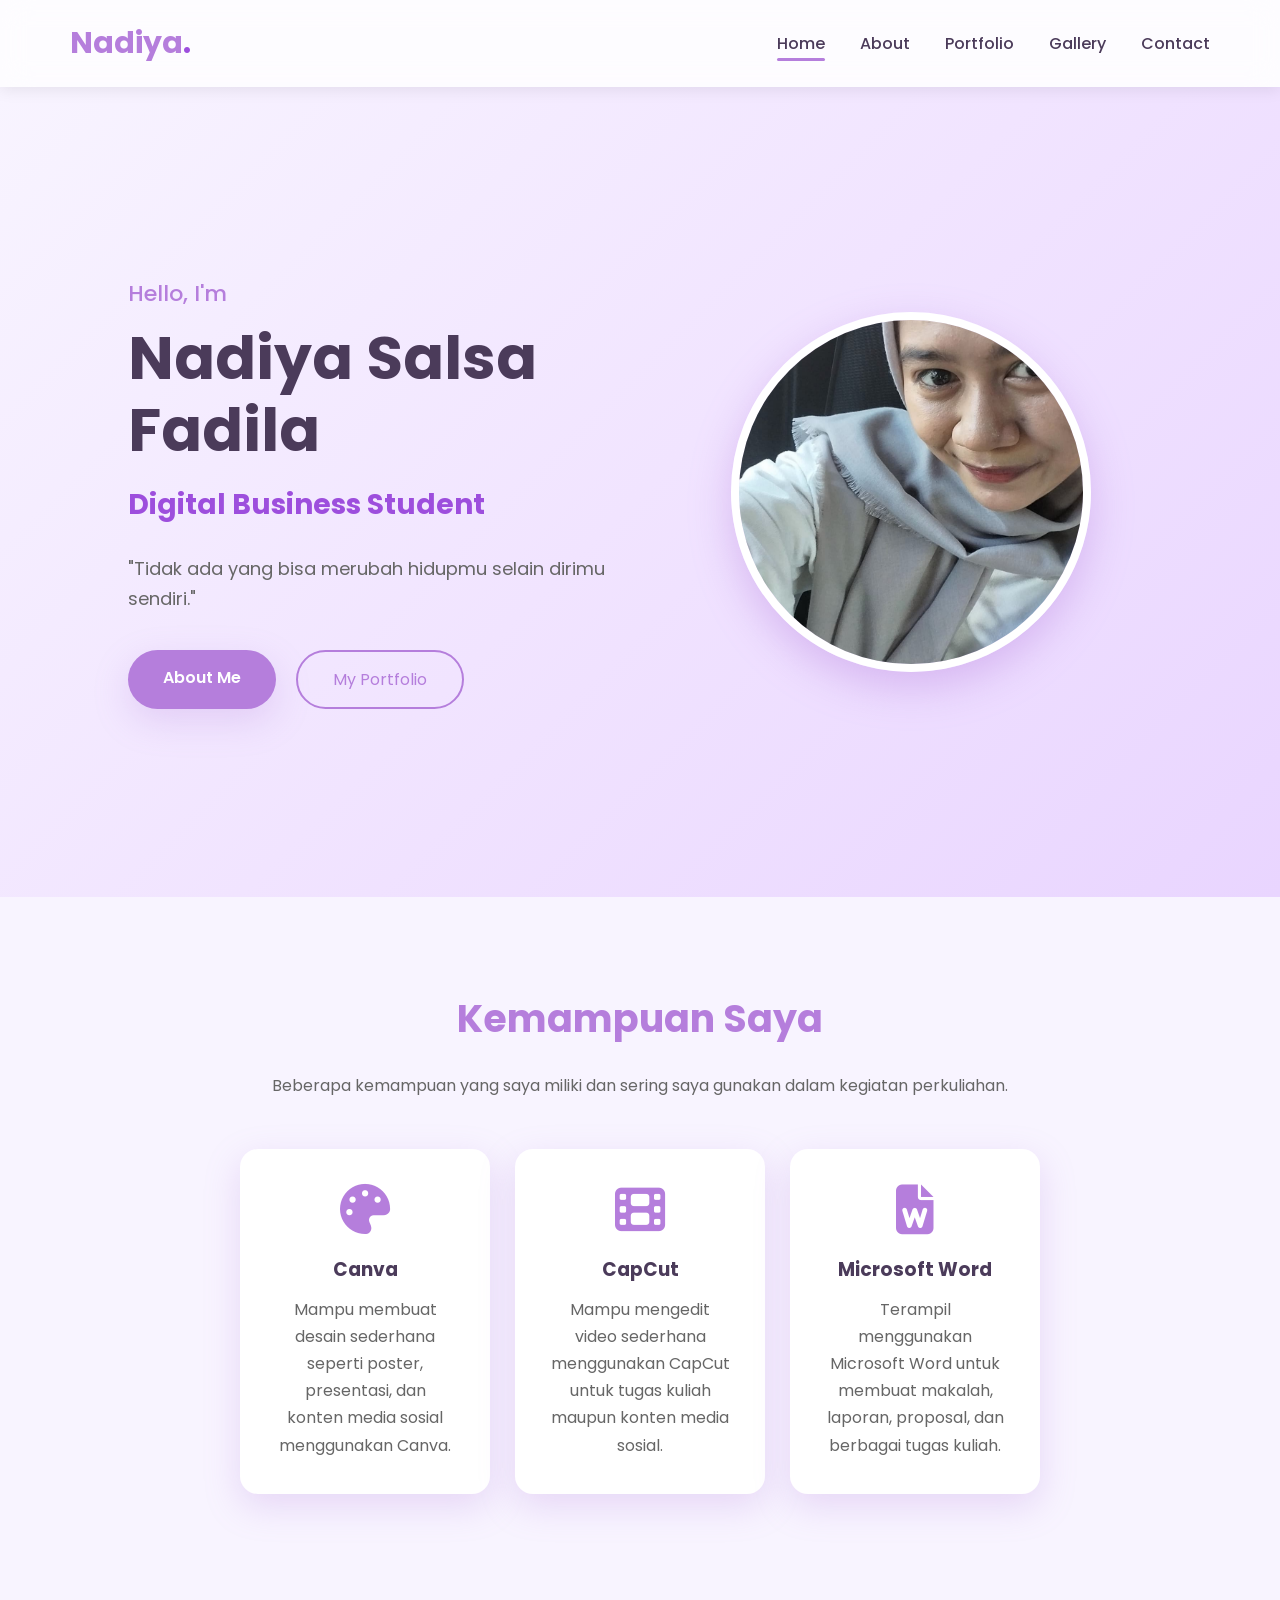
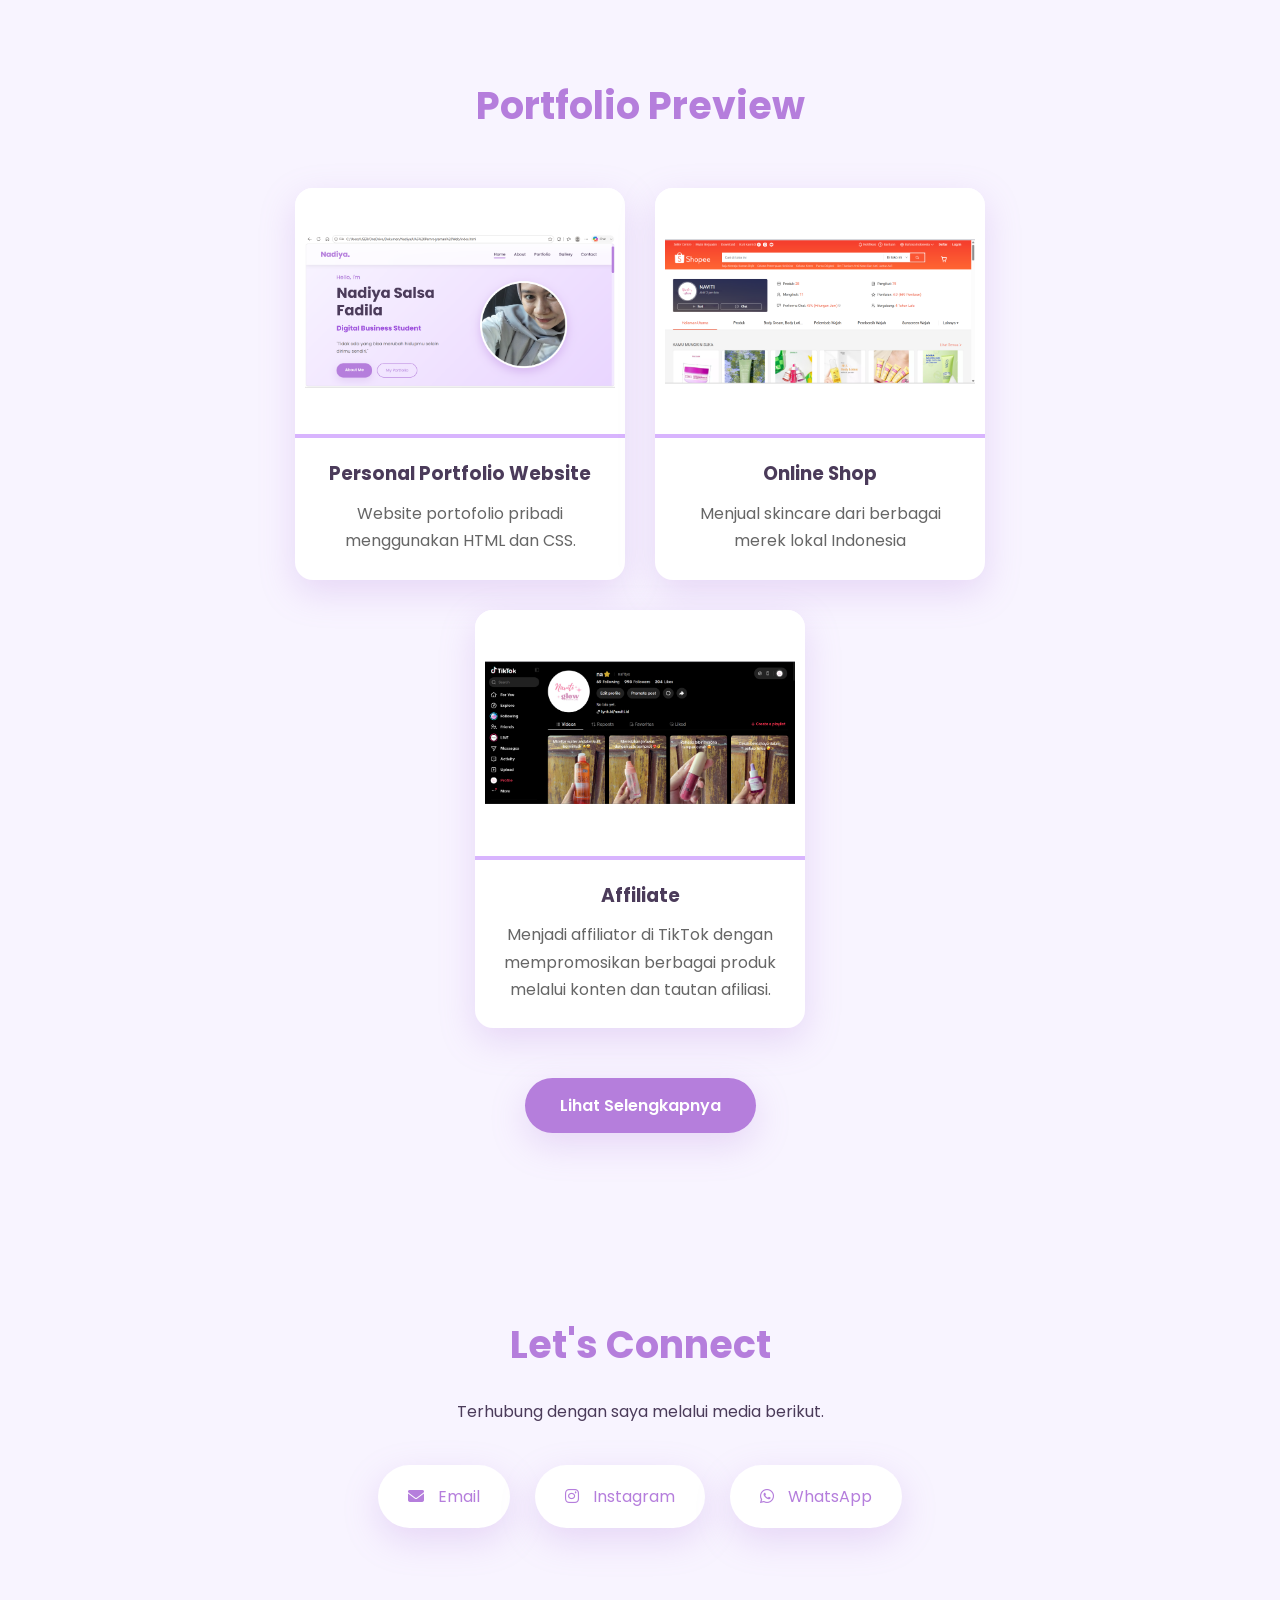
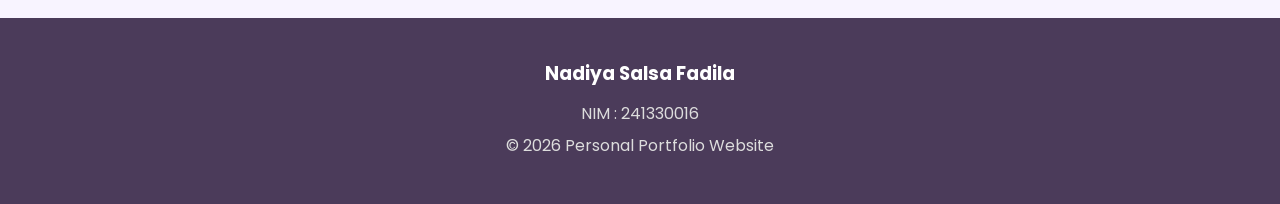
<file: index.html>
<!DOCTYPE html>
<html lang="id">
<head>
    <meta charset="UTF-8">
    <meta name="viewport" content="width=device-width, initial-scale=1.0">
    <title>Home | Nadiya Salsa Fadila</title>

    <!-- CSS -->
    <link rel="stylesheet" href="style.css">

    <!-- Google Font -->
    <link href="https://fonts.googleapis.com/css2?family=Poppins:wght@300;400;500;600;700&display=swap" rel="stylesheet">

    <!-- Icon -->
    <link rel="stylesheet"
    href="https://cdnjs.cloudflare.com/ajax/libs/font-awesome/6.5.2/css/all.min.css">
</head>

<body>

<!-- ================= NAVBAR ================= -->

<header>

<nav class="navbar">

    <h2 class="logo">
        Nadiya<span>.</span>
    </h2>

    <ul class="nav-links">

        <li><a href="index.html" class="active">Home</a></li>

        <li><a href="about.html">About</a></li>

        <li><a href="portfolio.html">Portfolio</a></li>

        <li><a href="gallery.html">Gallery</a></li>

        <li><a href="contact.html">Contact</a></li>

    </ul>

</nav>

</header>

<!-- ================= HERO ================= -->

<section class="hero">

<div class="hero-text">

    <p class="welcome">
        Hello, I'm
    </p>

    <h1>
        Nadiya Salsa Fadila
    </h1>

    <h3>
        Digital Business Student
    </h3>

    <p class="motto">

        "Tidak ada yang bisa merubah hidupmu
        selain dirimu sendiri."

    </p>

<div class="hero-button">

<a href="about.html" class="btn">
    About Me
</a>

<a href="portfolio.html" class="btn-outline">
    My Portfolio
</a>

</div>

</div>

<div class="hero-image">

<img src="nadiya.jpeg"
alt="Foto Nadiya">

</div>

</section>

<!-- ================= WAVE ================= -->

<div class="shape-divider">

</div>

<!-- ================= SKILLS ================= -->

<section class="skills">

<h2>Kemampuan Saya</h2>

<p>
Beberapa kemampuan yang saya miliki dan sering saya gunakan dalam kegiatan perkuliahan.
</p>

<div class="skill-container">

    <div class="skill-card">

        <i class="fa-solid fa-palette"></i>

        <h3>Canva</h3>

        <p>
            Mampu membuat desain sederhana seperti poster, presentasi, dan konten media sosial menggunakan Canva.
        </p>

    </div>

    <div class="skill-card">

        <i class="fa-solid fa-film"></i>

        <h3>CapCut</h3>

        <p>
            Mampu mengedit video sederhana menggunakan CapCut untuk tugas kuliah maupun konten media sosial.
        </p>

    </div>

    <div class="skill-card">

        <i class="fa-solid fa-file-word"></i>

        <h3>Microsoft Word</h3>

        <p>
            Terampil menggunakan Microsoft Word untuk membuat makalah, laporan, proposal, dan berbagai tugas kuliah.
        </p>

    </div>

</div>

</section>

<!-- ================= PREVIEW ================= -->

<section class="preview">

<h2>Portfolio Preview</h2>

<div class="preview-container">

<div class="preview-card">

<img src="p1.PNG">

<h3>Personal Portfolio Website</h3>

<p>
Website portofolio pribadi menggunakan
HTML dan CSS.
</p>

</div>

<div class="preview-card">

<img src="p2.PNG">

<h3>Online Shop</h3>

<p>
Menjual skincare dari berbagai merek lokal Indonesia
</p>

</div>

<div class="preview-card">

<img src="p3.PNG">

<h3>Affiliate</h3>

<p>
Menjadi affiliator di TikTok dengan mempromosikan berbagai produk melalui konten dan tautan afiliasi.
</p>

</div>

</div>

<a href="portfolio.html" class="btn">
Lihat Selengkapnya
</a>

</section>

<!-- ================= CONTACT ================= -->

<section class="contact-home">

<h2>Let's Connect</h2>

<p>
Terhubung dengan saya melalui media berikut.
</p>

<div class="contact-box">

<a href="mailto:nadiyasalsa2005@gmail.com">

<i class="fa-solid fa-envelope"></i>

Email

</a>

<a href="https://instagram.com/nadiya.salf">

<i class="fa-brands fa-instagram"></i>

Instagram

</a>

<a href="https://wa.me/6285822610671">

<i class="fa-brands fa-whatsapp"></i>

WhatsApp

</a>

</div>

</section>

<!-- ================= FOOTER ================= -->

<footer>

<h3>Nadiya Salsa Fadila</h3>

<p>NIM : 241330016</p>

<p>
© 2026 Personal Portfolio Website
</p>

</footer>

</body>
</html>
</file>
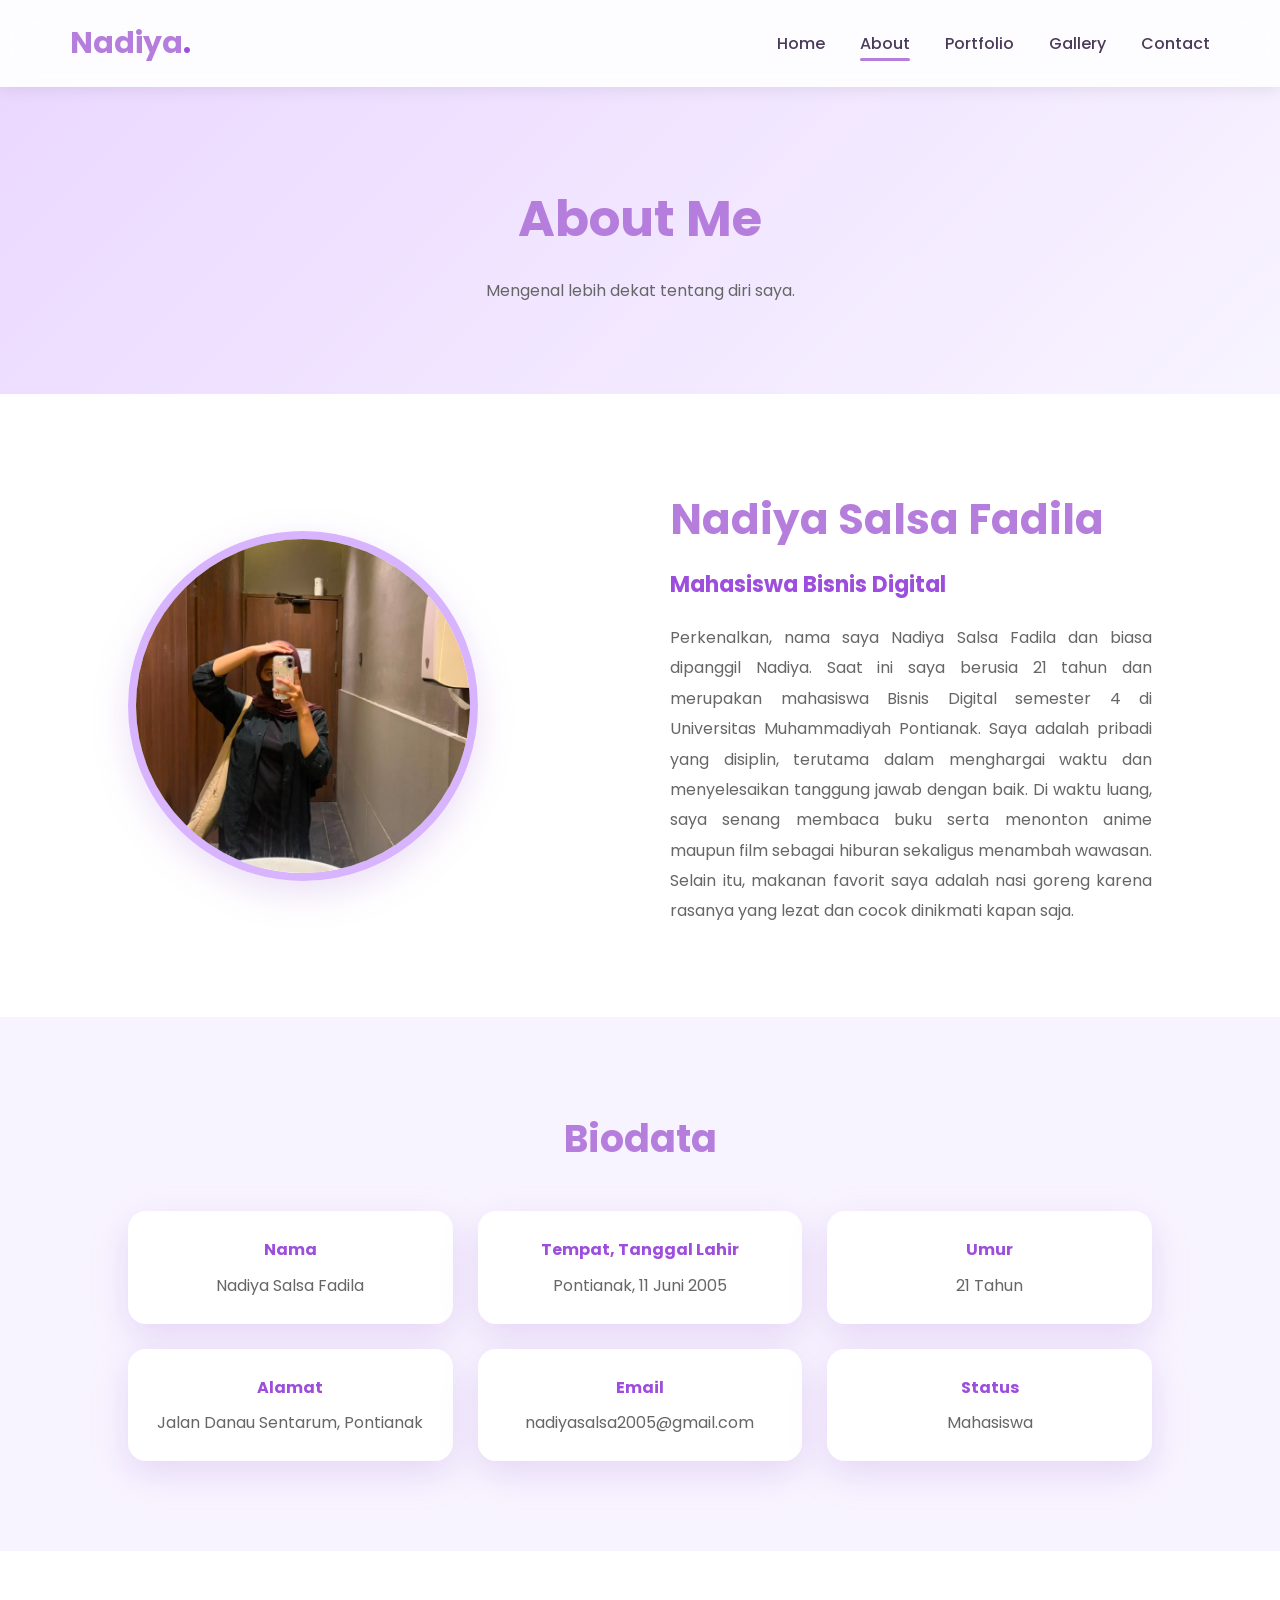
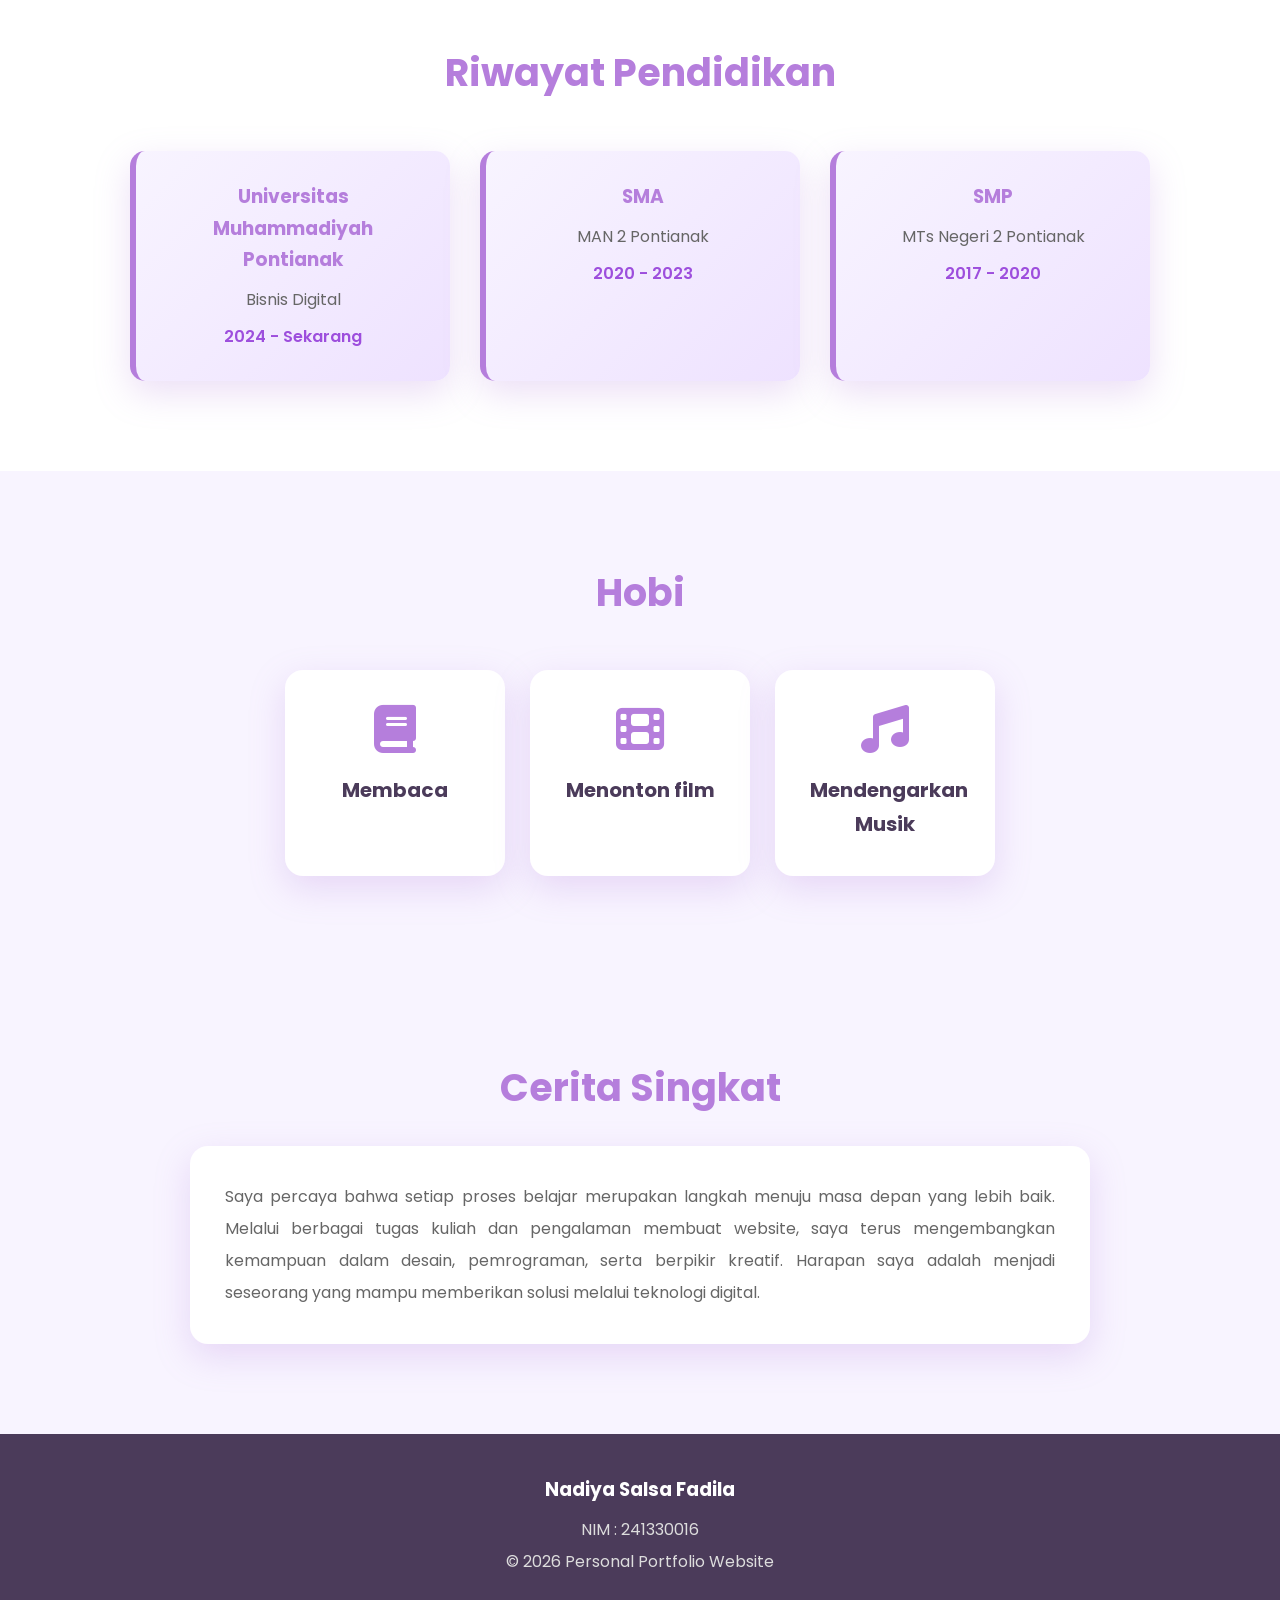
<file: about.html>
<!DOCTYPE html>
<html lang="id">
<head>
    <meta charset="UTF-8">
    <meta name="viewport" content="width=device-width, initial-scale=1.0">

    <title>About Me | Nadiya Salsa Fadila</title>

    <link rel="stylesheet" href="style.css">

    <link href="https://fonts.googleapis.com/css2?family=Poppins:wght@300;400;500;600;700&display=swap" rel="stylesheet">

    <link rel="stylesheet"
    href="https://cdnjs.cloudflare.com/ajax/libs/font-awesome/6.5.2/css/all.min.css">

</head>

<body>

<!-- ================= NAVBAR ================= -->

<header>

<nav class="navbar">

    <h2 class="logo">
        Nadiya<span>.</span>
    </h2>

    <ul class="nav-links">

        <li><a href="index.html">Home</a></li>

        <li><a href="about.html" class="active">About</a></li>

        <li><a href="portfolio.html">Portfolio</a></li>

        <li><a href="gallery.html">Gallery</a></li>

        <li><a href="contact.html">Contact</a></li>

    </ul>

</nav>

</header>

<!-- ================= ABOUT HERO ================= -->

<section class="page-header">

    <h1>About Me</h1>

    <p>
        Mengenal lebih dekat tentang diri saya.
    </p>

</section>

<!-- ================= PROFILE ================= -->

<section class="about-section">

<div class="about-image">

    <img src="nadiya2.jpeg" alt="Foto Nadiya">

</div>

<div class="about-content">

<h2>Nadiya Salsa Fadila</h2>

<h4>Mahasiswa Bisnis Digital</h4>

<p>

Perkenalkan, nama saya Nadiya Salsa Fadila dan biasa dipanggil Nadiya. Saat ini saya berusia 21 tahun dan merupakan mahasiswa Bisnis Digital semester 4 di Universitas Muhammadiyah Pontianak. Saya adalah pribadi yang disiplin, terutama dalam menghargai waktu dan menyelesaikan tanggung jawab dengan baik. Di waktu luang, saya senang membaca buku serta menonton anime maupun film sebagai hiburan sekaligus menambah wawasan. Selain itu, makanan favorit saya adalah nasi goreng karena rasanya yang lezat dan cocok dinikmati kapan saja.

</p>

</div>

</section>

<!-- ================= BIODATA ================= -->

<section class="info-section">

<h2>Biodata</h2>

<div class="info-grid">

<div class="info-card">

<p><strong>Nama</strong></p>

<span>Nadiya Salsa Fadila</span>

</div>

<div class="info-card">

<p><strong>Tempat, Tanggal Lahir</strong></p>

<span>Pontianak, 11 Juni 2005</span>

</div>

<div class="info-card">

<p><strong>Umur</strong></p>

<span>21 Tahun</span>

</div>

<div class="info-card">

<p><strong>Alamat</strong></p>

<span>Jalan Danau Sentarum, Pontianak</span>

</div>

<div class="info-card">

<p><strong>Email</strong></p>

<span>nadiyasalsa2005@gmail.com</span>

</div>

<div class="info-card">

<p><strong>Status</strong></p>

<span>Mahasiswa</span>

</div>

</div>

</section>

<!-- ================= EDUCATION ================= -->

<section class="education">

<h2>Riwayat Pendidikan</h2>

<div class="timeline">

<div class="timeline-card">

<h3>Universitas Muhammadiyah Pontianak</h3>

<p>Bisnis Digital</p>

<span>2024 - Sekarang</span>

</div>

<div class="timeline-card">

<h3>SMA</h3>

<p>MAN 2 Pontianak</p>

<span>2020 - 2023</span>

</div>

<div class="timeline-card">

<h3>SMP</h3>

<p>MTs Negeri 2 Pontianak</p>

<span>2017 - 2020</span>

</div>

</div>

</section>

<!-- ================= HOBBY ================= -->

<section class="hobby">

<h2>Hobi</h2>

<div class="hobby-container">

<div class="hobby-card">

<i class="fa-solid fa-book"></i>

<h3>Membaca</h3>

</div>

<div class="hobby-card">

<i class="fa-solid fa-film"></i>

<h3>Menonton film</h3>

</div>

<div class="hobby-card">

<i class="fa-solid fa-music"></i>

<h3>Mendengarkan Musik</h3>

</div>

</div>

</section>

<!-- ================= STORY ================= -->

<section class="story">

<h2>Cerita Singkat</h2>

<p>

Saya percaya bahwa setiap proses belajar merupakan
langkah menuju masa depan yang lebih baik.
Melalui berbagai tugas kuliah dan pengalaman
membuat website, saya terus mengembangkan kemampuan
dalam desain, pemrograman, serta berpikir kreatif.
Harapan saya adalah menjadi seseorang yang mampu
memberikan solusi melalui teknologi digital.

</p>

</section>

<!-- ================= FOOTER ================= -->

<footer>

<h3>Nadiya Salsa Fadila</h3>

<p>NIM : 241330016</p>

<p>© 2026 Personal Portfolio Website</p>

</footer>

</body>
</html>
</file>
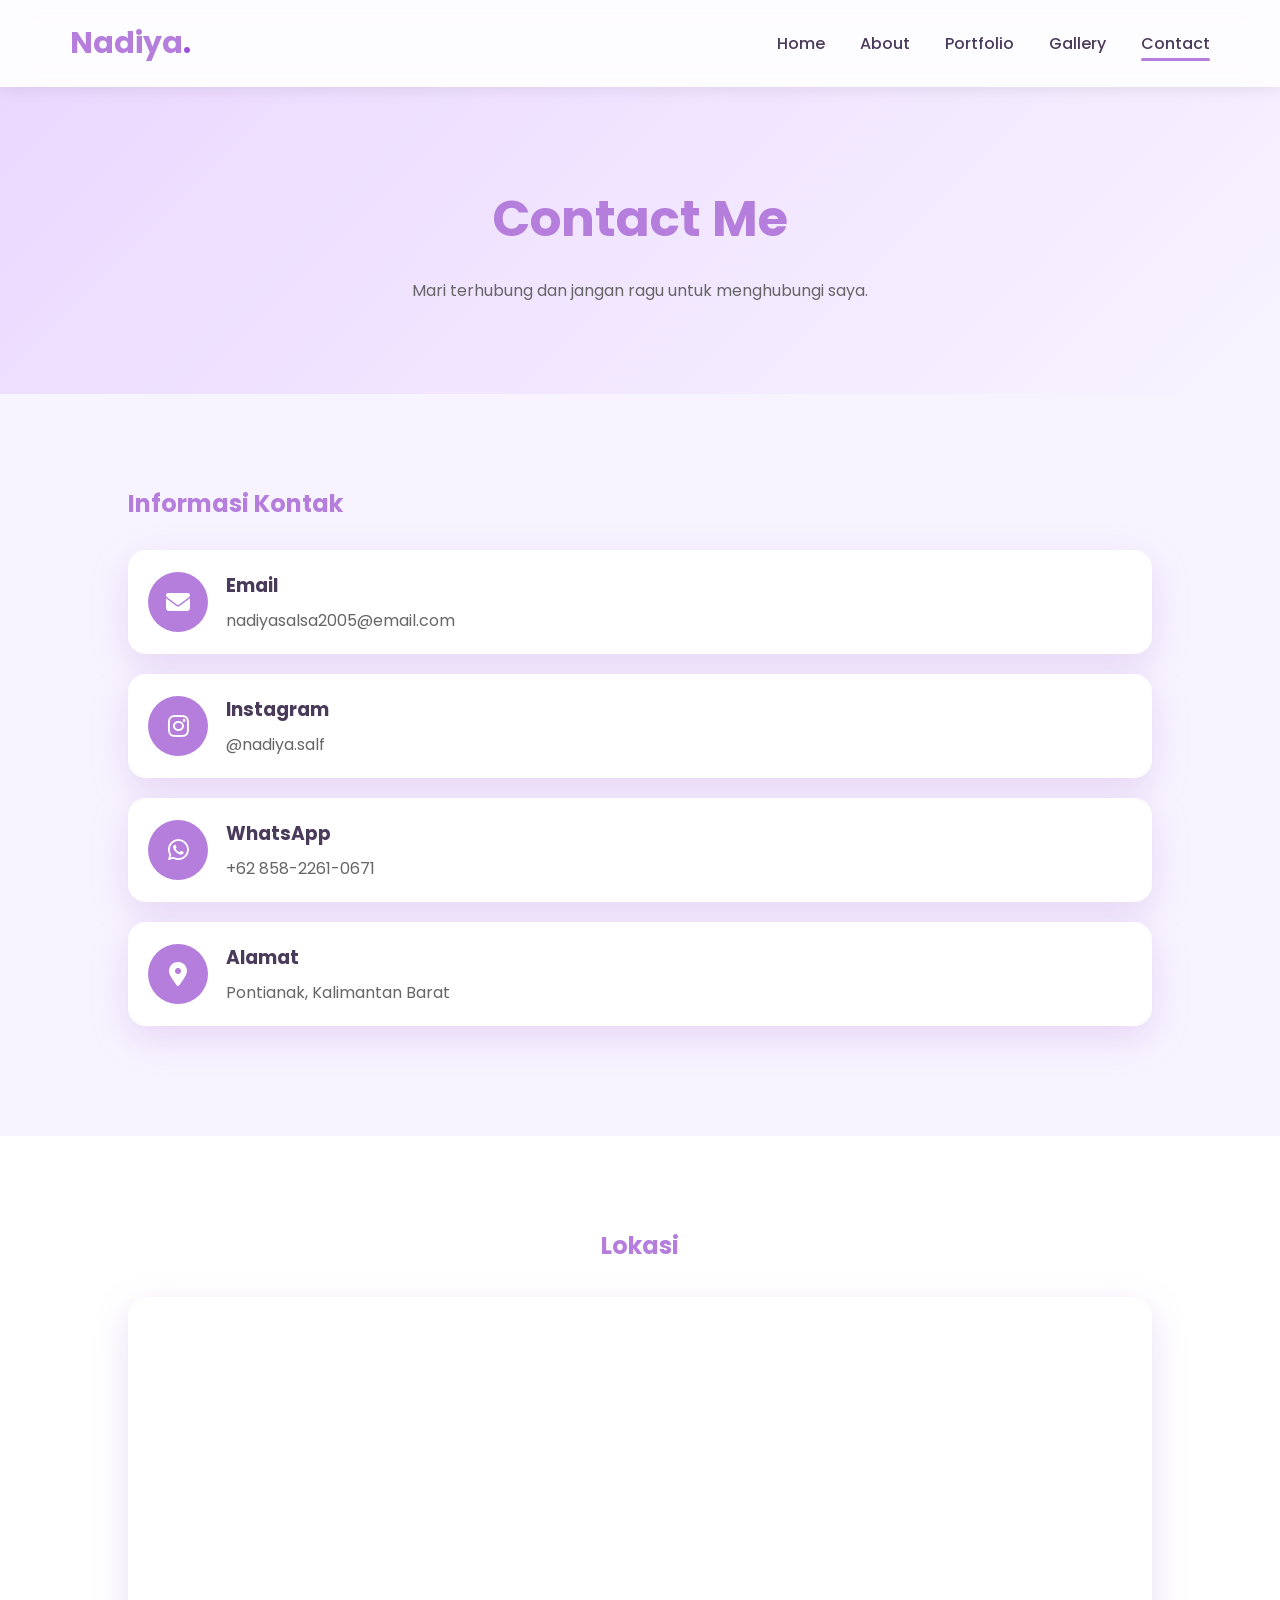
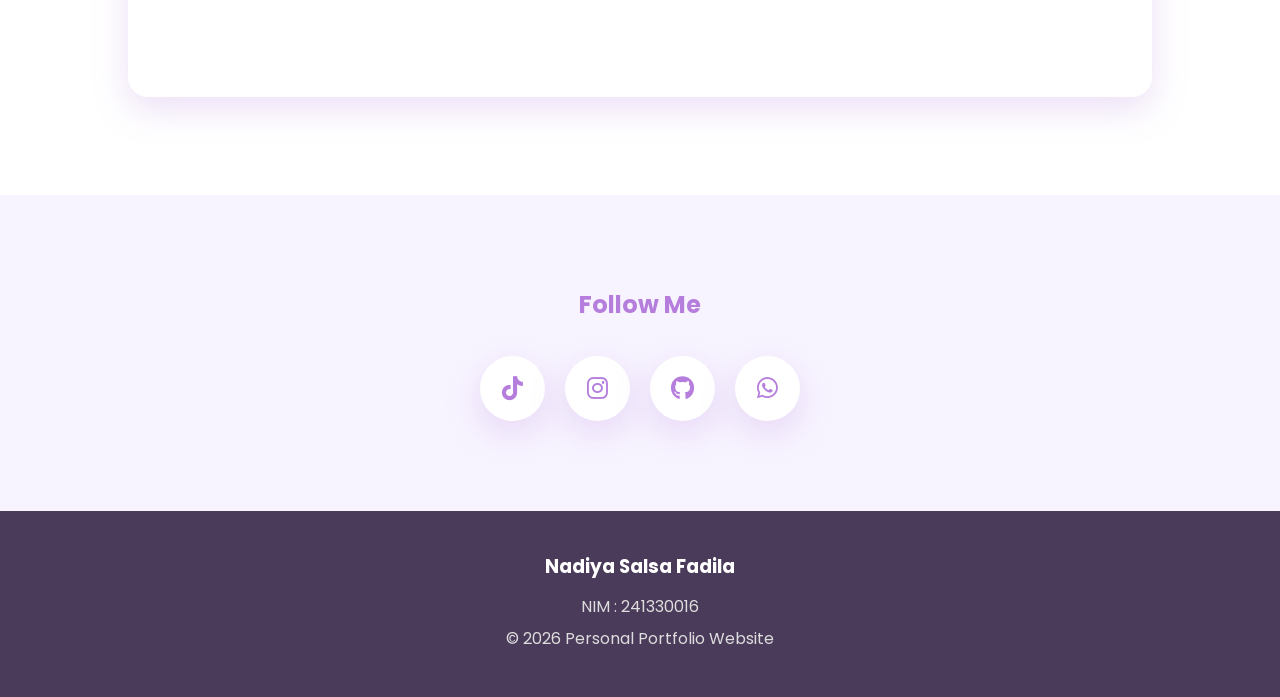
<file: contact.html>
<!DOCTYPE html>
<html lang="id">
<head>
    <meta charset="UTF-8">
    <meta name="viewport" content="width=device-width, initial-scale=1.0">
    <title>Contact | Nadiya Salsa Fadila</title>

    <link rel="stylesheet" href="style.css">

    <link href="https://fonts.googleapis.com/css2?family=Poppins:wght@300;400;500;600;700&display=swap" rel="stylesheet">

    <link rel="stylesheet"
    href="https://cdnjs.cloudflare.com/ajax/libs/font-awesome/6.5.2/css/all.min.css">

</head>
<body>

<!-- ================= NAVBAR ================= -->

<header>

<nav class="navbar">

<h2 class="logo">
Nadiya<span>.</span>
</h2>

<ul class="nav-links">

<li><a href="index.html">Home</a></li>

<li><a href="about.html">About</a></li>

<li><a href="portfolio.html">Portfolio</a></li>

<li><a href="gallery.html">Gallery</a></li>

<li><a href="contact.html" class="active">Contact</a></li>

</ul>

</nav>

</header>

<!-- ================= HEADER ================= -->

<section class="page-header">

<h1>Contact Me</h1>

<p>
Mari terhubung dan jangan ragu untuk menghubungi saya.
</p>

</section>

<!-- ================= CONTACT ================= -->

<section class="contact-section">

<div class="contact-info">

<h2>Informasi Kontak</h2>

<div class="contact-card">

<i class="fa-solid fa-envelope"></i>

<div>

<h3>Email</h3>

<a href="mailto:nadiyasalsa2005@email.com">
nadiyasalsa2005@email.com
</a>

</div>

</div>

<div class="contact-card">

<i class="fa-brands fa-instagram"></i>

<div>

<h3>Instagram</h3>

<a href="https://instagram.com/nadiya.salf" target="_blank">
@nadiya.salf
</a>

</div>

</div>

<div class="contact-card">

<i class="fa-brands fa-whatsapp"></i>

<div>

<h3>WhatsApp</h3>

<a href="https://wa.me/6285822610671" target="_blank">
+62 858-2261-0671
</a>

</div>

</div>

<div class="contact-card">

<i class="fa-solid fa-location-dot"></i>

<div>

<h3>Alamat</h3>

<p>
Pontianak, Kalimantan Barat
</p>

</div>

</div>

</div>

</section>

<!-- ================= MAP ================= -->

<section class="map-section">

<h2>Lokasi</h2>

<div class="map">

<iframe
src="https://www.google.com/maps?q=Pontianak&output=embed"
loading="lazy">
</iframe>

</div>

</section>

<!-- ================= SOCIAL ================= -->

<section class="social-section">

<h2>Follow Me</h2>

<div class="social-icons">

<a href="https://tiktok.com/naflsl" target="_blank">

<i class="fa-brands fa-tiktok"></i>

</a>

<a href="https://instagram.com/nadiya.salf" target="_blank">

<i class="fa-brands fa-instagram"></i>

</a>

<a href="https://github.com/nadiyasalf" target="_blank">

<i class="fa-brands fa-github"></i>

</a>

<a href="https://wa.me/6285822610671" target="_blank">

<i class="fa-brands fa-whatsapp"></i>

</a>

</div>

</section>

<!-- ================= FOOTER ================= -->

<footer>

<h3>Nadiya Salsa Fadila</h3>

<p>NIM : 241330016</p>

<p>© 2026 Personal Portfolio Website</p>

</footer>

</body>
</html>
</file>
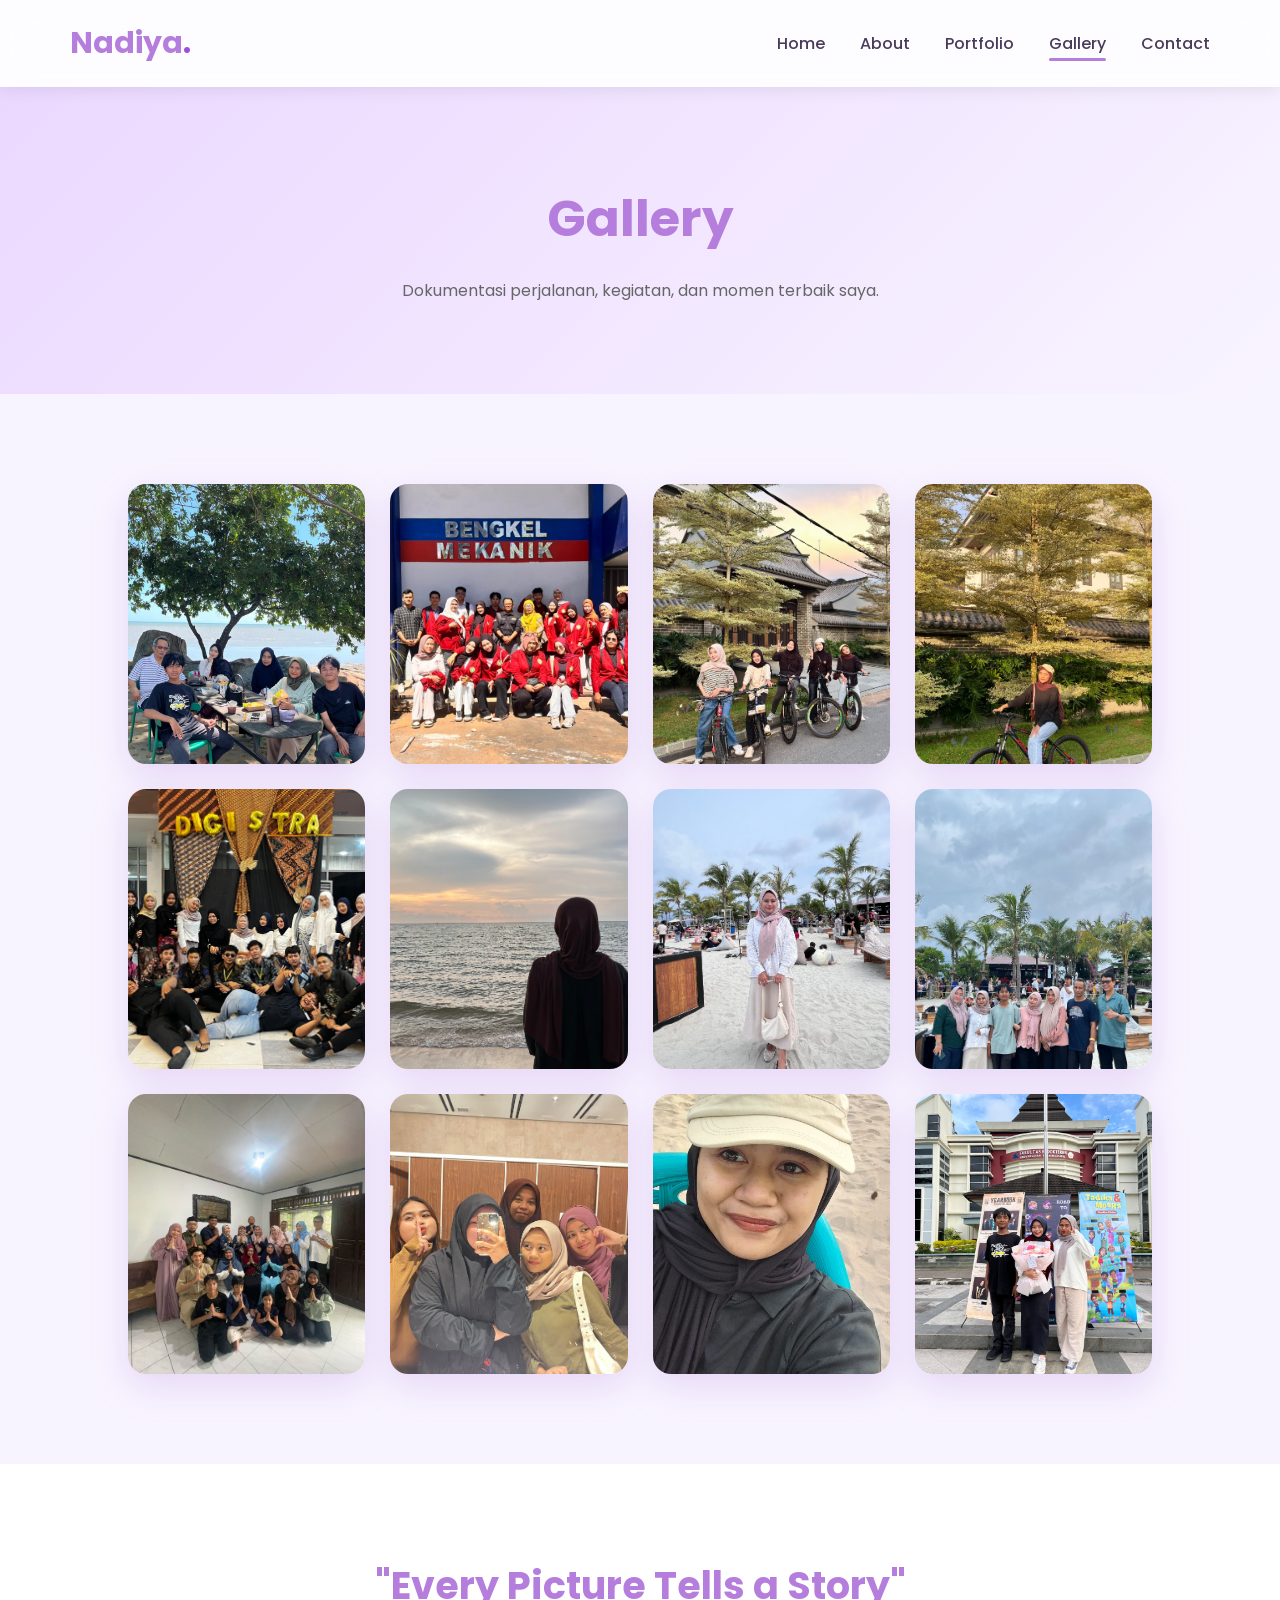
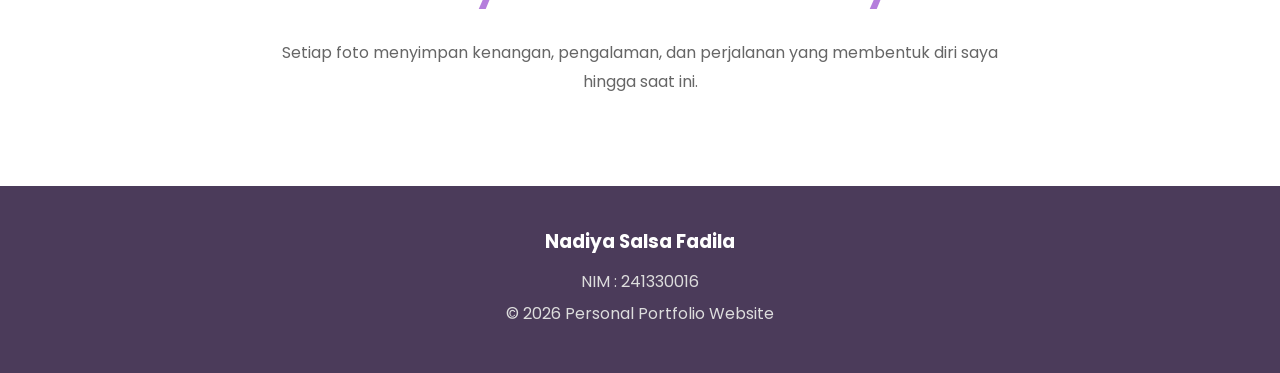
<file: gallery.html>
<!DOCTYPE html>
<html lang="id">
<head>
    <meta charset="UTF-8">
    <meta name="viewport" content="width=device-width, initial-scale=1.0">
    <title>Gallery | Nadiya Salsa Fadila</title>

    <link rel="stylesheet" href="style.css">

    <link href="https://fonts.googleapis.com/css2?family=Poppins:wght@300;400;500;600;700&display=swap" rel="stylesheet">

    <link rel="stylesheet"
    href="https://cdnjs.cloudflare.com/ajax/libs/font-awesome/6.5.2/css/all.min.css">
</head>

<body>

<!-- ================= NAVBAR ================= -->

<header>

<nav class="navbar">

    <h2 class="logo">Nadiya<span>.</span></h2>

    <ul class="nav-links">

        <li><a href="index.html">Home</a></li>

        <li><a href="about.html">About</a></li>

        <li><a href="portfolio.html">Portfolio</a></li>

        <li><a href="gallery.html" class="active">Gallery</a></li>

        <li><a href="contact.html">Contact</a></li>

    </ul>

</nav>

</header>

<!-- ================= PAGE HEADER ================= -->

<section class="page-header">

    <h1>Gallery</h1>

    <p>
        Dokumentasi perjalanan, kegiatan, dan momen terbaik saya.
    </p>

</section>

<!-- ================= GALLERY ================= -->

<section class="gallery-section">

<div class="gallery-grid">

    <div class="gallery-item">
        <img src="g1.jpeg" alt="Gallery 1">
    </div>

    <div class="gallery-item">
        <img src="g2.jpeg" alt="Gallery 2">
    </div>

    <div class="gallery-item">
        <img src="g3.jpeg" alt="Gallery 3">
    </div>

    <div class="gallery-item">
        <img src="g4.jpeg" alt="Gallery 4">
    </div>

    <div class="gallery-item">
        <img src="g5.jpeg" alt="Gallery 5">
    </div>

    <div class="gallery-item">
        <img src="g6.jpeg" alt="Gallery 6">
    </div>

    <div class="gallery-item">
        <img src="g7.jpeg" alt="Gallery 7">
    </div>

    <div class="gallery-item">
        <img src="g8.jpeg" alt="Gallery 8">
    </div>

    <div class="gallery-item">
        <img src="g9.jpeg" alt="Gallery 9">
    </div>

    <div class="gallery-item">
        <img src="g10.jpeg" alt="Gallery 10">
    </div>

    <div class="gallery-item">
        <img src="g11.jpeg" alt="Gallery 11">
    </div>

    <div class="gallery-item">
        <img src="g12.jpeg" alt="Gallery 12">
    </div>

</div>

</section>

<!-- ================= QUOTE ================= -->

<section class="gallery-quote">

<h2>"Every Picture Tells a Story"</h2>

<p>
Setiap foto menyimpan kenangan, pengalaman, dan perjalanan
yang membentuk diri saya hingga saat ini.
</p>

</section>

<!-- ================= FOOTER ================= -->

<footer>

<h3>Nadiya Salsa Fadila</h3>

<p>NIM : 241330016</p>

<p>© 2026 Personal Portfolio Website</p>

</footer>

</body>
</html>
</file>
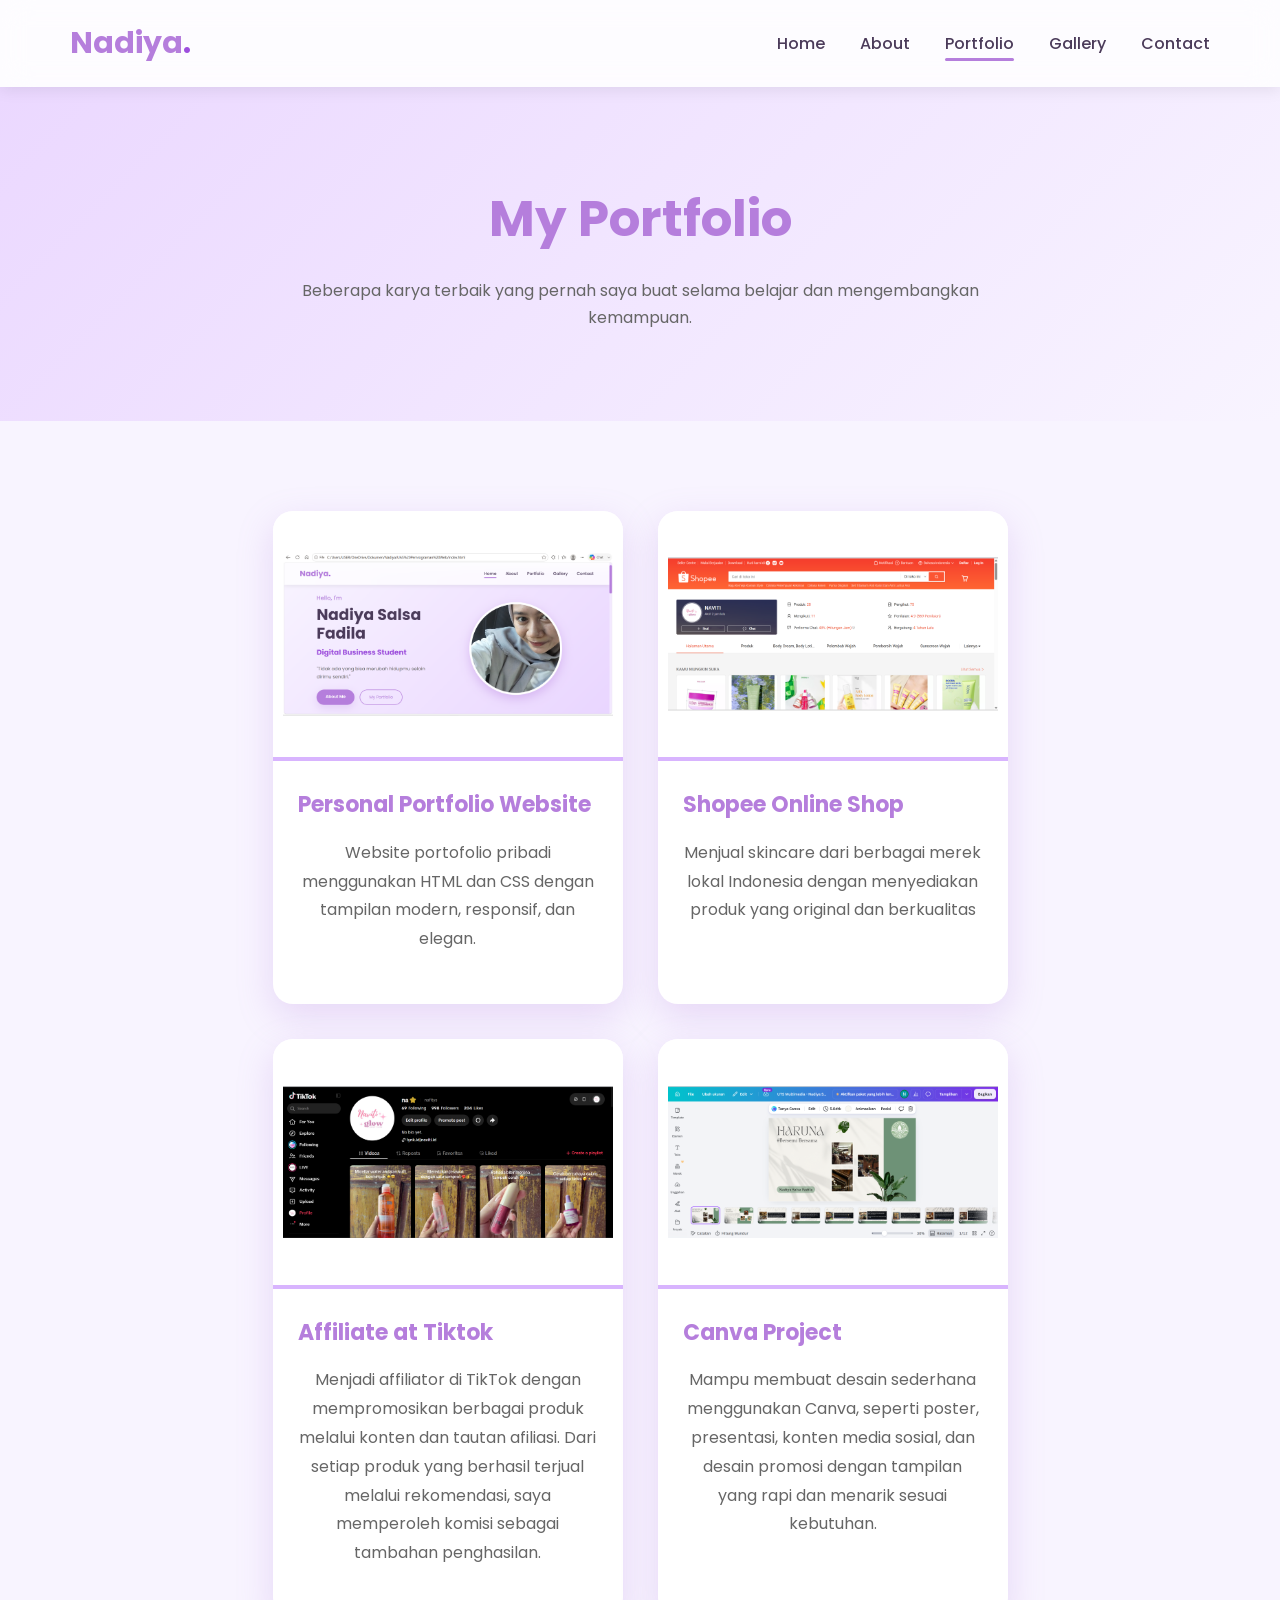
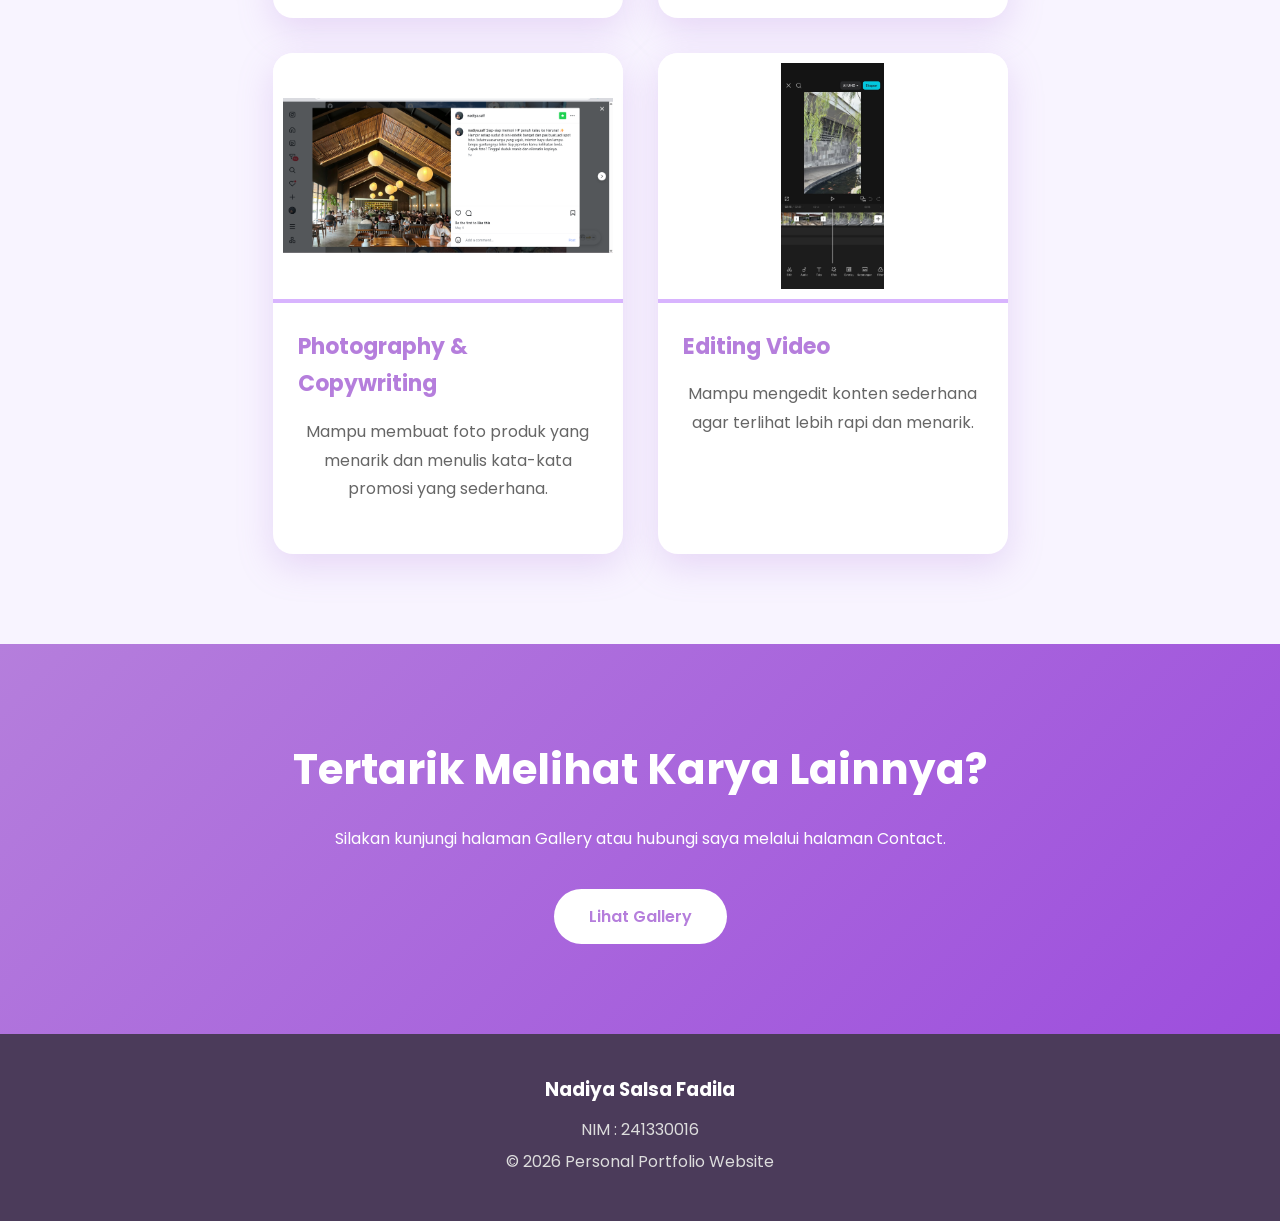
<file: portfolio.html>
<!DOCTYPE html>
<html lang="id">
<head>
    <meta charset="UTF-8">
    <meta name="viewport" content="width=device-width, initial-scale=1.0">
    <title>Portfolio | Nadiya Salsa Fadila</title>

    <link rel="stylesheet" href="style.css">

    <link href="https://fonts.googleapis.com/css2?family=Poppins:wght@300;400;500;600;700&display=swap" rel="stylesheet">

    <link rel="stylesheet"
    href="https://cdnjs.cloudflare.com/ajax/libs/font-awesome/6.5.2/css/all.min.css">

</head>

<body>

<!--================ NAVBAR ================-->

<header>

<nav class="navbar">

    <h2 class="logo">
        Nadiya<span>.</span>
    </h2>

    <ul class="nav-links">

        <li><a href="index.html">Home</a></li>

        <li><a href="about.html">About</a></li>

        <li><a href="portfolio.html" class="active">Portfolio</a></li>

        <li><a href="gallery.html">Gallery</a></li>

        <li><a href="contact.html">Contact</a></li>

    </ul>

</nav>

</header>

<!--================ HEADER ================-->

<section class="page-header">

<h1>My Portfolio</h1>

<p>
Beberapa karya terbaik yang pernah saya buat selama
belajar dan mengembangkan kemampuan.
</p>

</section>

<!--================ PORTFOLIO ================-->

<section class="portfolio-section">

<div class="portfolio-container">

<!-- Card 1 -->

<div class="portfolio-card">

<img src="p1.PNG" alt="Project 1">

<div class="portfolio-content">

<h3>Personal Portfolio Website</h3>

<p>
Website portofolio pribadi menggunakan HTML dan CSS
dengan tampilan modern, responsif, dan elegan.
</p>

</div>

</div>

<!-- Card 2 -->

<div class="portfolio-card">

<img src="p2.PNG" alt="Project 2">

<div class="portfolio-content">

<h3>Shopee Online Shop</h3>

<p>
Menjual skincare dari berbagai merek lokal Indonesia dengan menyediakan produk yang original dan berkualitas
</p>

</div>

</div>

<!-- Card 3 -->

<div class="portfolio-card">

<img src="p3.PNG" alt="Project 3">

<div class="portfolio-content">

<h3>Affiliate at Tiktok</h3>

<p>
Menjadi affiliator di TikTok dengan mempromosikan berbagai produk melalui konten dan tautan afiliasi. Dari setiap produk yang berhasil terjual melalui rekomendasi, saya memperoleh komisi sebagai tambahan penghasilan.
</p>

</div>

</div>

<!-- Card 4 -->

<div class="portfolio-card">

<img src="p4.PNG" alt="Project 4">

<div class="portfolio-content">

<h3>Canva Project</h3>

<p>
Mampu membuat desain sederhana menggunakan Canva, seperti poster, presentasi, konten media sosial, dan desain promosi dengan tampilan yang rapi dan menarik sesuai kebutuhan.
</p>

</div>

</div>

<!-- Card 5 -->

<div class="portfolio-card">

<img src="p5.PNG" alt="Project 5">

<div class="portfolio-content">

<h3>Photography & Copywriting</h3>

<p>
Mampu membuat foto produk yang menarik dan menulis kata-kata promosi yang sederhana.
</p>

</div>

</div>

<!-- Card 6 -->

<div class="portfolio-card">

<img src="p6.jpeg" alt="Project 6">

<div class="portfolio-content">

<h3>Editing Video</h3>

<p>
Mampu mengedit konten sederhana agar terlihat lebih rapi dan menarik.
</p>

</div>

</div>

</div>

</section>

<!--================ CTA ================-->

<section class="cta">

<h2>Tertarik Melihat Karya Lainnya?</h2>

<p>
Silakan kunjungi halaman Gallery atau hubungi saya
melalui halaman Contact.
</p>

<a href="gallery.html" class="btn">
Lihat Gallery
</a>

</section>

<!--================ FOOTER ================-->

<footer>

<h3>Nadiya Salsa Fadila</h3>

<p>NIM : 241330016</p>

<p>
© 2026 Personal Portfolio Website
</p>

</footer>

</body>
</html>
</file>
<file: style.css>
/* ===============================
   GOOGLE FONT
==================================*/
@import url('https://fonts.googleapis.com/css2?family=Poppins:wght@300;400;500;600;700;800&display=swap');

/* ===============================
   RESET
==================================*/

*{
    margin:0;
    padding:0;
    box-sizing:border-box;
    scroll-behavior:smooth;
    font-family:'Poppins',sans-serif;
}

body{
    background:#F8F4FF;
    color:#4B3B5A;
    line-height:1.7;
    overflow-x:hidden;
}

img{
    width:100%;
    display:block;
}

a{
    text-decoration:none;
}

ul{
    list-style:none;
}

section{
    padding:90px 10%;
}

/* ===============================
   COLOR
==================================*/

:root{

    --primary:#B57EDC;
    --secondary:#D8B4FE;
    --accent:#9D4EDD;
    --light:#F8F4FF;
    --white:#ffffff;
    --dark:#4B3B5A;
    --shadow:0 12px 35px rgba(181,126,220,.25);

}

/* ===============================
   NAVBAR
==================================*/

header{

    width:100%;
    position:sticky;
    top:0;
    z-index:999;

    backdrop-filter:blur(15px);

    background:rgba(255,255,255,.75);

    box-shadow:0 3px 15px rgba(0,0,0,.08);

}

.navbar{

    max-width:1200px;

    margin:auto;

    display:flex;

    justify-content:space-between;

    align-items:center;

    padding:18px 30px;

}

.logo{

    color:var(--primary);

    font-size:30px;

    font-weight:700;

}

.logo span{

    color:var(--accent);

}

.nav-links{

    display:flex;

    gap:35px;

}

.nav-links a{

    color:var(--dark);

    font-weight:500;

    transition:.3s;

    position:relative;

}

.nav-links a::after{

    content:"";

    position:absolute;

    left:0;

    bottom:-6px;

    width:0%;

    height:3px;

    background:var(--primary);

    border-radius:30px;

    transition:.4s;

}

.nav-links a:hover::after,

.nav-links .active::after{

    width:100%;

}

.nav-links a:hover{

    color:var(--primary);

}

/* ===============================
   HERO
==================================*/

.hero{

    min-height:90vh;

    display:flex;

    align-items:center;

    justify-content:space-between;

    gap:60px;

    background:linear-gradient(
    135deg,
    #F8F4FF,
    #F1E4FF,
    #E9D5FF
    );

}

.hero-text{

    flex:1;

}

.welcome{

    color:var(--primary);

    font-size:22px;

    margin-bottom:10px;

    font-weight:500;

}

.hero-text h1{

    font-size:60px;

    color:var(--dark);

    line-height:1.2;

    margin-bottom:15px;

}

.hero-text h3{

    color:var(--accent);

    font-size:28px;

    margin-bottom:25px;

}

.motto{

    max-width:520px;

    font-size:18px;

    margin-bottom:35px;

    color:#666;

}

.hero-button{

    display:flex;

    gap:20px;

    flex-wrap:wrap;

}

.hero-image{

    flex:1;

    display:flex;

    justify-content:center;

}

.hero-image img{

    width:360px;

    height:360px;

    border-radius:50%;

    object-fit:cover;

    border:8px solid white;

    box-shadow:0 15px 40px rgba(181,126,220,.4);

    animation:floating 4s ease-in-out infinite;

}

/* ===============================
   BUTTON
==================================*/

.btn{

    display:inline-block;

    background:var(--primary);

    color:white;

    padding:14px 35px;

    border-radius:40px;

    font-weight:600;

    transition:.35s;

    box-shadow:var(--shadow);

}

.btn:hover{

    background:var(--accent);

    transform:translateY(-5px);

}

.btn-outline{

    display:inline-block;

    border:2px solid var(--primary);

    color:var(--primary);

    padding:14px 35px;

    border-radius:40px;

    transition:.35s;

}

.btn-outline:hover{

    background:var(--primary);

    color:white;

    transform:translateY(-5px);

}

/* ===============================
   PAGE HEADER
==================================*/

.page-header{

    text-align:center;

    background:linear-gradient(
    135deg,
    #EBD8FF,
    #F8F4FF
    );

    padding:90px 10%;

}

.page-header h1{

    font-size:50px;

    color:var(--primary);

    margin-bottom:15px;

}

.page-header p{

    color:#666;

    max-width:700px;

    margin:auto;

}

/* ===============================
   SKILL CARD
==================================*/

.skills{

    text-align:center;

}

.skills h2{

    font-size:38px;

    margin-bottom:15px;

}

.skill-container{

    margin-top:50px;

    display:flex;

    gap:25px;

    flex-wrap:wrap;

    justify-content:center;

}

.skill-card{

    width:250px;

    background:white;

    padding:35px;

    border-radius:18px;

    box-shadow:var(--shadow);

    transition:.35s;

}

.skill-card:hover{

    transform:translateY(-10px);

}

.skill-card i{

    font-size:50px;

    color:var(--primary);

    margin-bottom:20px;

}

.skill-card h3{

    margin-bottom:10px;

}

/* ===============================
   PREVIEW
==================================*/

.preview{

    text-align:center;

}

.preview-container{

    display:flex;

    gap:30px;

    flex-wrap:wrap;

    justify-content:center;

    margin:50px 0;

}

.preview-card{

    width:330px;

    background:white;

    border-radius:18px;

    overflow:hidden;

    box-shadow:var(--shadow);

    transition:.35s;

}

.preview-card:hover{

    transform:translateY(-10px);

}

.preview-card img{

    width:100%;
    height:250px;

    object-fit:contain;
    object-position:center;

    background:#ffffff;
    padding:10px;

}

.preview-card h3{

    margin:20px 0 10px;

}

.preview-card p{

    padding:0 20px 25px;

}

/* ===============================
   CONTACT HOME
==================================*/

.contact-home{

    text-align:center;

}

.contact-box{

    display:flex;

    justify-content:center;

    gap:25px;

    flex-wrap:wrap;

    margin-top:40px;

}

.contact-box a{

    background:white;

    color:var(--primary);

    padding:18px 30px;

    border-radius:50px;

    box-shadow:var(--shadow);

    transition:.35s;

}

.contact-box a:hover{

    background:var(--primary);

    color:white;

    transform:translateY(-8px);

}

.contact-box i{

    margin-right:10px;

}

/* ===============================
   FOOTER
==================================*/

footer{

    background:#4B3B5A;

    color:white;

    text-align:center;

    padding:40px 20px;

}

footer h3{

    color:#fff;

    margin-bottom:10px;

}

footer p{

    margin:5px 0;

    color:#ddd;

}

/* ===============================
   ANIMATION
==================================*/

@keyframes floating{

    0%{

        transform:translateY(0);

    }

    50%{

        transform:translateY(-18px);

    }

    100%{

        transform:translateY(0);

    }

}

/*=========================================
    ABOUT SECTION
=========================================*/

.about-section{
    display:flex;
    align-items:center;
    justify-content:center;
    gap:60px;
    flex-wrap:wrap;
    background:#fff;
}

.about-image{
    flex:1;
    text-align:center;
}

.about-image img{
    width:350px;
    height:350px;
    object-fit:cover;
    border-radius:50%;
    border:8px solid var(--secondary);
    box-shadow:var(--shadow);
    transition:.4s;
}

.about-image img:hover{
    transform:scale(1.05);
}

.about-content{
    flex:1;
}

.about-content h2{
    font-size:42px;
    color:var(--primary);
    margin-bottom:10px;
}

.about-content h4{
    color:var(--accent);
    font-size:22px;
    margin-bottom:20px;
}

.about-content p{
    text-align:justify;
    color:#666;
    line-height:1.9;
}

/*=========================================
    BIODATA
=========================================*/

.info-section{
    background:#F8F4FF;
    text-align:center;
}

.info-section h2{
    font-size:38px;
    color:var(--primary);
    margin-bottom:40px;
}

.info-grid{
    display:grid;
    grid-template-columns:repeat(auto-fit,minmax(250px,1fr));
    gap:25px;
}

.info-card{
    background:#fff;
    padding:25px;
    border-radius:18px;
    box-shadow:var(--shadow);
    transition:.35s;
}

.info-card:hover{
    transform:translateY(-10px);
}

.info-card p{
    color:var(--accent);
    font-weight:600;
    margin-bottom:8px;
}

.info-card span{
    color:#666;
}

/*=========================================
    TIMELINE PENDIDIKAN
=========================================*/

.education{
    background:#fff;
    text-align:center;
}

.education h2{
    font-size:38px;
    color:var(--primary);
    margin-bottom:45px;
}

.timeline{
    display:flex;
    flex-wrap:wrap;
    justify-content:center;
    gap:30px;
}

.timeline-card{
    width:320px;
    padding:30px;
    background:linear-gradient(135deg,#F8F4FF,#EEE2FF);
    border-left:6px solid var(--primary);
    border-radius:15px;
    box-shadow:var(--shadow);
    transition:.35s;
}

.timeline-card:hover{
    transform:translateY(-10px);
}

.timeline-card h3{
    color:var(--primary);
    margin-bottom:10px;
}

.timeline-card p{
    color:#666;
    margin-bottom:10px;
}

.timeline-card span{
    color:var(--accent);
    font-weight:600;
}

/*=========================================
    HOBBY
=========================================*/

.hobby{
    text-align:center;
    background:#F8F4FF;
}

.hobby h2{
    font-size:38px;
    color:var(--primary);
    margin-bottom:45px;
}

.hobby-container{
    display:flex;
    flex-wrap:wrap;
    justify-content:center;
    gap:25px;
}

.hobby-card{
    width:220px;
    background:#fff;
    padding:35px;
    border-radius:18px;
    box-shadow:var(--shadow);
    transition:.35s;
}

.hobby-card:hover{
    transform:translateY(-10px);
    background:var(--primary);
    color:#fff;
}

.hobby-card i{
    font-size:48px;
    color:var(--primary);
    margin-bottom:20px;
    transition:.35s;
}

.hobby-card:hover i{
    color:#fff;
}

.hobby-card h3{
    font-size:20px;
}

/*=========================================
    SKILL BAR
=========================================*/

.skills-about{
    background:#fff;
}

.skills-about h2{
    text-align:center;
    color:var(--primary);
    font-size:38px;
    margin-bottom:50px;
}

.skill-list{
    max-width:800px;
    margin:auto;
}

.skill-box{
    margin-bottom:30px;
}

.skill-box h3{
    margin-bottom:10px;
    color:var(--dark);
}

.bar{
    width:100%;
    height:16px;
    background:#E7D8F8;
    border-radius:20px;
    overflow:hidden;
}

.bar div{
    height:100%;
    border-radius:20px;
    background:linear-gradient(90deg,
    var(--primary),
    var(--accent));
}

.html{
    width:90%;
}

.css{
    width:88%;
}

.canva{
    width:95%;
}

.marketing{
    width:85%;
}

/*=========================================
    STORY
=========================================*/

.story{
    background:#F8F4FF;
    text-align:center;
}

.story h2{
    color:var(--primary);
    font-size:38px;
    margin-bottom:25px;
}

.story p{
    max-width:900px;
    margin:auto;
    text-align:justify;
    line-height:2;
    color:#666;
    background:#fff;
    padding:35px;
    border-radius:18px;
    box-shadow:var(--shadow);
    transition:.35s;
}

.story p:hover{
    transform:translateY(-8px);
}

/*=========================================
    PORTFOLIO SECTION
=========================================*/

.portfolio-section{
    background:#F8F4FF;
}

.portfolio-container{
    display:flex;
    flex-wrap:wrap;
    justify-content:center;
    gap:35px;
}

.portfolio-card{
    width:350px;
    background:#fff;
    border-radius:20px;
    overflow:hidden;
    box-shadow:var(--shadow);
    transition:.4s;
}

.portfolio-card:hover{
    transform:translateY(-12px);
    box-shadow:0 20px 40px rgba(181,126,220,.35);
}

.portfolio-card img{

    width:100%;
    height:250px;

    object-fit:contain;

    object-position:center;

    background:white;

    padding:10px;

}

.portfolio-card:hover img{
    transform:scale(1.08);
}

.portfolio-content{
    padding:25px;
}

.portfolio-content h3{
    color:var(--primary);
    margin-bottom:15px;
    font-size:22px;
}

.portfolio-content p{
    color:#666;
    margin-bottom:25px;
    line-height:1.8;
}

/*=========================================
    CARD BUTTON
=========================================*/

.card-btn{
    display:inline-block;
    background:var(--primary);
    color:#fff;
    padding:12px 28px;
    border-radius:30px;
    font-size:15px;
    font-weight:600;
    transition:.35s;
}

.card-btn:hover{
    background:var(--accent);
    transform:translateY(-4px);
}

/*=========================================
    ACHIEVEMENT
=========================================*/

.achievement{
    background:#fff;
    text-align:center;
}

.achievement h2{
    font-size:40px;
    color:var(--primary);
    margin-bottom:50px;
}

.achievement-container{
    display:grid;
    grid-template-columns:repeat(auto-fit,minmax(220px,1fr));
    gap:25px;
}

.achievement-box{
    background:linear-gradient(
    135deg,
    #F8F4FF,
    #EEE2FF);
    padding:40px 20px;
    border-radius:20px;
    box-shadow:var(--shadow);
    transition:.4s;
}

.achievement-box:hover{
    transform:translateY(-10px);
}

.achievement-box h1{
    font-size:52px;
    color:var(--accent);
    margin-bottom:10px;
}

.achievement-box p{
    color:#555;
    font-size:17px;
}

/*=========================================
    CALL TO ACTION
=========================================*/

.cta{
    text-align:center;
    background:linear-gradient(
    135deg,
    var(--primary),
    var(--accent)
    );
    color:#fff;
}

.cta h2{
    font-size:42px;
    margin-bottom:20px;
}

.cta p{
    max-width:700px;
    margin:auto;
    margin-bottom:35px;
    line-height:1.8;
}

.cta .btn{
    background:#fff;
    color:var(--primary);
    box-shadow:none;
}

.cta .btn:hover{
    background:#F8F4FF;
    color:var(--accent);
}

/*=========================================
    IMAGE EFFECT
=========================================*/

.portfolio-card,
.preview-card,
.skill-card,
.info-card,
.timeline-card,
.hobby-card,
.achievement-box{
    cursor:pointer;
}

.portfolio-card img,
.preview-card img{
    border-bottom:4px solid var(--secondary);
}

/*=========================================
    FADE ANIMATION
=========================================*/

.portfolio-card{
    animation:fadeUp .8s ease;
}

@keyframes fadeUp{

    from{

        opacity:0;

        transform:translateY(40px);

    }

    to{

        opacity:1;

        transform:translateY(0);

    }

}

/*=========================================
    SECTION TITLE
=========================================*/

.portfolio-section h2,
.preview h2,
.skills h2,
.contact-home h2{

    text-align:center;
    color:var(--primary);
    margin-bottom:20px;
    font-size:38px;

}

.portfolio-section p,
.preview p,
.skills p{

    text-align:center;
    color:#666;

}

/*=========================================
    GALLERY
=========================================*/

.gallery-section{
    background:#F8F4FF;
}

.gallery-grid{
    display:grid;
    grid-template-columns:repeat(4,1fr);
    gap:25px;
}

.gallery-item{
    overflow:hidden;
    border-radius:18px;
    background:#fff;
    box-shadow:var(--shadow);
    transition:.4s;
}

.gallery-item img{
    width:100%;
    height:280px;
    object-fit:cover;
    transition:.5s;
}

.gallery-item:hover{
    transform:translateY(-10px);
    box-shadow:0 20px 45px rgba(181,126,220,.35);
}

.gallery-item:hover img{
    transform:scale(1.12);
}

.gallery-quote{
    text-align:center;
    background:#fff;
}

.gallery-quote h2{
    color:var(--primary);
    font-size:38px;
    margin-bottom:20px;
}

.gallery-quote p{
    max-width:750px;
    margin:auto;
    color:#666;
    line-height:1.8;
}

/*=========================================
    CONTACT
=========================================*/

.contact-section{
    display:flex;
    gap:50px;
    flex-wrap:wrap;
    justify-content:center;
    background:#F8F4FF;
}

.contact-info,
.contact-form{
    flex:1;
    min-width:320px;
}

.contact-info h2,
.contact-form h2{
    color:var(--primary);
    margin-bottom:25px;
}

.contact-card{
    display:flex;
    align-items:center;
    gap:18px;
    background:#fff;
    padding:20px;
    margin-bottom:20px;
    border-radius:18px;
    box-shadow:var(--shadow);
    transition:.35s;
}

.contact-card:hover{
    transform:translateX(8px);
}

.contact-card i{
    width:60px;
    height:60px;
    display:flex;
    justify-content:center;
    align-items:center;
    border-radius:50%;
    background:var(--primary);
    color:#fff;
    font-size:24px;
}

.contact-card h3{
    margin-bottom:5px;
    color:var(--dark);
}

.contact-card a,
.contact-card p{
    color:#666;
}

/*=========================================
    FORM
=========================================*/

.contact-form form{
    display:flex;
    flex-direction:column;
}

.contact-form input,
.contact-form textarea{
    padding:15px 18px;
    margin-bottom:18px;
    border:2px solid #E7D8F8;
    border-radius:12px;
    outline:none;
    transition:.3s;
    font-size:15px;
}

.contact-form input:focus,
.contact-form textarea:focus{
    border-color:var(--primary);
}

.contact-form textarea{
    resize:none;
}

/*=========================================
    MAP
=========================================*/

.map-section{
    text-align:center;
    background:#fff;
}

.map-section h2{
    color:var(--primary);
    margin-bottom:30px;
}

.map iframe{
    width:100%;
    height:400px;
    border:none;
    border-radius:20px;
    box-shadow:var(--shadow);
}

/*=========================================
    SOCIAL
=========================================*/

.social-section{
    text-align:center;
    background:#F8F4FF;
}

.social-section h2{
    color:var(--primary);
    margin-bottom:30px;
}

.social-icons{
    display:flex;
    justify-content:center;
    gap:20px;
    flex-wrap:wrap;
}

.social-icons a{
    width:65px;
    height:65px;
    display:flex;
    justify-content:center;
    align-items:center;
    background:#fff;
    border-radius:50%;
    box-shadow:var(--shadow);
    color:var(--primary);
    font-size:24px;
    transition:.35s;
}

.social-icons a:hover{
    background:var(--primary);
    color:#fff;
    transform:translateY(-8px);
}

/*=========================================
    RESPONSIVE TABLET
=========================================*/

@media(max-width:992px){

.hero{
    flex-direction:column-reverse;
    text-align:center;
}

.hero-text h1{
    font-size:46px;
}

.hero-button{
    justify-content:center;
}

.about-section{
    flex-direction:column;
    text-align:center;
}

.about-content p{
    text-align:center;
}

.gallery-grid{
    grid-template-columns:repeat(2,1fr);
}

.portfolio-container{
    justify-content:center;
}

}

/*=========================================
    RESPONSIVE MOBILE
=========================================*/

@media(max-width:768px){

.navbar{
    flex-direction:column;
    gap:15px;
}

.nav-links{
    flex-wrap:wrap;
    justify-content:center;
    gap:18px;
}

.hero-image img{
    width:260px;
    height:260px;
}

.hero-text h1{
    font-size:36px;
}

.hero-text h3{
    font-size:22px;
}

.page-header h1{
    font-size:38px;
}

.about-image img{
    width:260px;
    height:260px;
}

.gallery-grid{
    grid-template-columns:1fr;
}

.portfolio-card{
    width:100%;
}

.preview-card{
    width:100%;
}

.skill-card{
    width:100%;
}

.contact-section{
    flex-direction:column;
}

.info-grid{
    grid-template-columns:1fr;
}

.timeline{
    flex-direction:column;
    align-items:center;
}

.timeline-card{
    width:100%;
}

}

/*=========================================
    SCROLLBAR
=========================================*/

::-webkit-scrollbar{
    width:10px;
}

::-webkit-scrollbar-track{
    background:#F3E9FF;
}

::-webkit-scrollbar-thumb{
    background:var(--primary);
    border-radius:20px;
}

::-webkit-scrollbar-thumb:hover{
    background:var(--accent);
}

/*=========================================
    SELECTION
=========================================*/

::selection{
    background:var(--primary);
    color:#fff;
}
</file>
